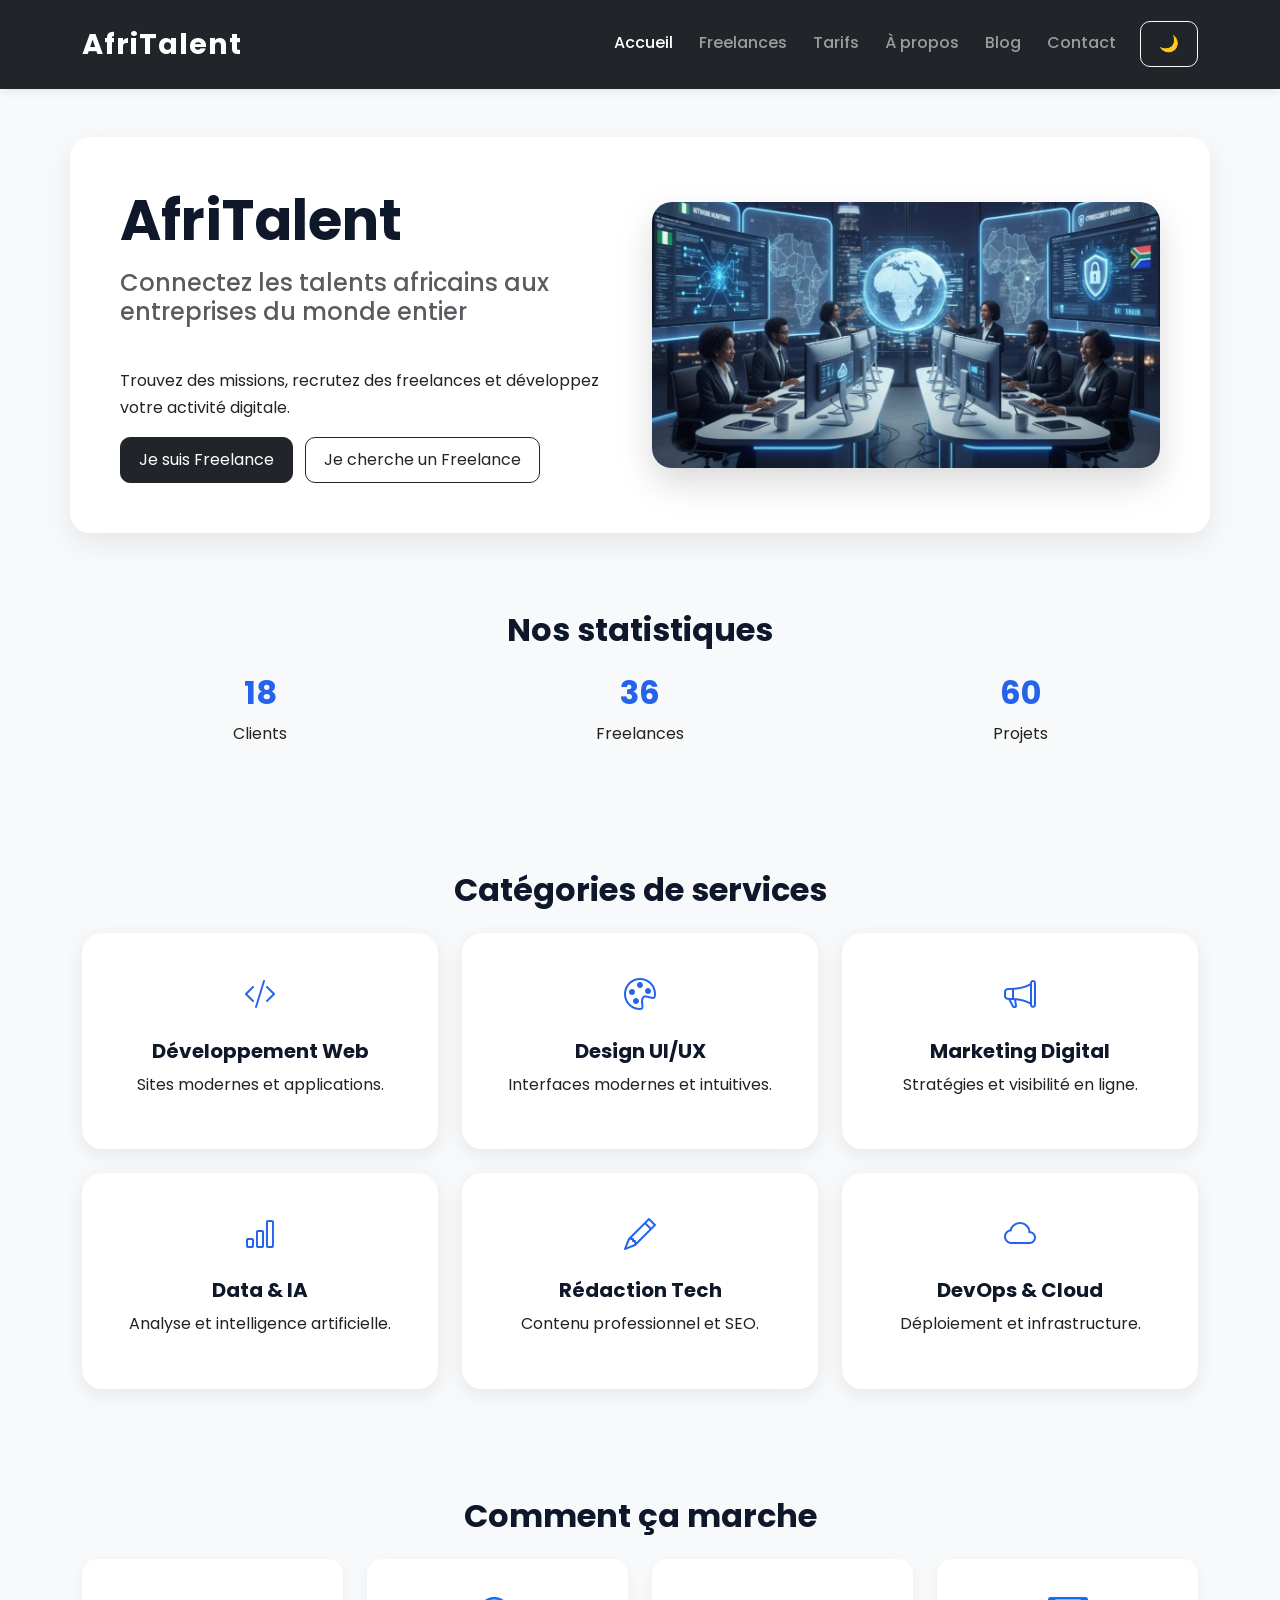
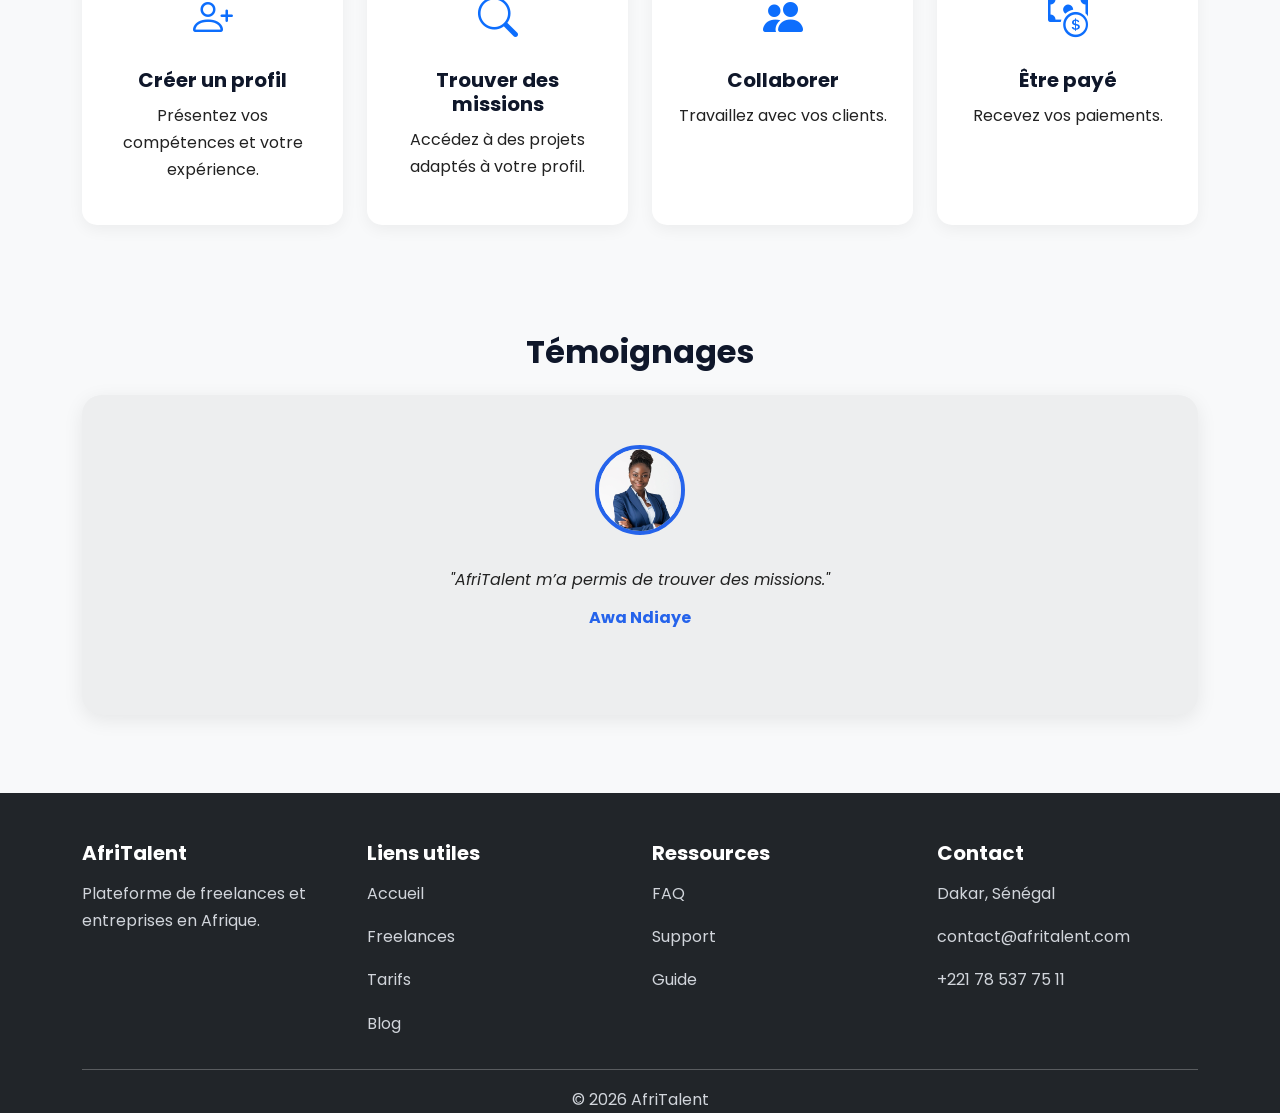
<file: index.html>
<!DOCTYPE html>
<html lang="fr">

<head>
  <meta charset="UTF-8">
  <meta name="viewport" content="width=device-width, initial-scale=1.0">

  <title>AfriTalent - Accueil</title>

  <link href="https://cdn.jsdelivr.net/npm/bootstrap@5.3.0/dist/css/bootstrap.min.css" rel="stylesheet">
  <link href="https://cdn.jsdelivr.net/npm/bootstrap-icons@1.11.1/font/bootstrap-icons.css" rel="stylesheet">
  <link href="https://fonts.googleapis.com/css2?family=Poppins:wght@400;600;700&family=Roboto:wght@400;500;700&display=swap" rel="stylesheet">
  <link rel="stylesheet" href="css/style.css">
</head>

<body>

<!-- NAVBAR -->
<header>
  <nav class="navbar navbar-expand-lg navbar-dark bg-dark sticky-top">
    <div class="container">

      <a class="navbar-brand" href="index.html">AfriTalent</a>

      <button class="navbar-toggler" type="button" data-bs-toggle="collapse" data-bs-target="#menu">
        <span class="navbar-toggler-icon"></span>
      </button>

      <div class="collapse navbar-collapse" id="menu">

        <ul class="navbar-nav ms-auto">

          <li class="nav-item"><a class="nav-link active" href="index.html">Accueil</a></li>
          <li class="nav-item"><a class="nav-link" href="freelances.html">Freelances</a></li>
          <li class="nav-item"><a class="nav-link" href="tarifs.html">Tarifs</a></li>
          <li class="nav-item"><a class="nav-link" href="about.html">À propos</a></li>
          <li class="nav-item"><a class="nav-link" href="blog.html">Blog</a></li>
          <li class="nav-item"><a class="nav-link" href="contact.html">Contact</a></li>

          <button id="darkToggle" class="btn btn-outline-light ms-3">🌙</button>

        </ul>

      </div>
    </div>
  </nav>
</header>

<main>

<!-- HERO -->
<section class="container my-5">

  <div class="row align-items-center">

    <div class="col-md-6">

      <h1>AfriTalent</h1>

      <h2 class="h4 text-muted">
        Connectez les talents africains aux entreprises du monde entier
      </h2>

      <p>
        Trouvez des missions, recrutez des freelances et développez votre activité digitale.
      </p>

      <div class="mt-3">

        <a href="freelances.html" class="btn btn-dark me-2">
          Je suis Freelance
        </a>

        <a href="contact.html" class="btn btn-outline-dark">
          Je cherche un Freelance
        </a>

      </div>

    </div>

    <div class="col-md-6 text-center">
      <img src="images/hero.jpg" class="img-fluid rounded" alt="AfriTalent plateforme">
    </div>

  </div>

</section>

<!-- STATISTIQUES -->
<section class="container my-5">

  <h2 class="text-center mb-4">Nos statistiques</h2>

  <div class="row text-center">

    <div class="col-md-4">
      <h3 class="counter" data-target="150">0</h3>
      <p>Clients</p>
    </div>

    <div class="col-md-4">
      <h3 class="counter" data-target="300">0</h3>
      <p>Freelances</p>
    </div>

    <div class="col-md-4">
      <h3 class="counter" data-target="500">0</h3>
      <p>Projets</p>
    </div>

  </div>

</section>

<!-- CATÉGORIES -->
<section class="container my-5">

  <h2 class="text-center mb-4">Catégories de services</h2>

  <div class="row text-center g-4">

    <div class="col-md-4">
      <div class="service-card">
        <i class="bi bi-code-slash fs-2"></i>
        <h5 class="mt-3">Développement Web</h5>
        <p>Sites modernes et applications.</p>
      </div>
    </div>

    <div class="col-md-4">
      <div class="service-card">
        <i class="bi bi-palette fs-2"></i>
        <h5 class="mt-3">Design UI/UX</h5>
        <p>Interfaces modernes et intuitives.</p>
      </div>
    </div>

    <div class="col-md-4">
      <div class="service-card">
        <i class="bi bi-megaphone fs-2"></i>
        <h5 class="mt-3">Marketing Digital</h5>
        <p>Stratégies et visibilité en ligne.</p>
      </div>
    </div>

    <div class="col-md-4">
      <div class="service-card">
        <i class="bi bi-bar-chart fs-2"></i>
        <h5 class="mt-3">Data & IA</h5>
        <p>Analyse et intelligence artificielle.</p>
      </div>
    </div>

    <div class="col-md-4">
      <div class="service-card">
        <i class="bi bi-pencil fs-2"></i>
        <h5 class="mt-3">Rédaction Tech</h5>
        <p>Contenu professionnel et SEO.</p>
      </div>
    </div>

    <div class="col-md-4">
      <div class="service-card">
        <i class="bi bi-cloud fs-2"></i>
        <h5 class="mt-3">DevOps & Cloud</h5>
        <p>Déploiement et infrastructure.</p>
      </div>
    </div>

  </div>

</section>

<!-- COMMENT ÇA MARCHE -->
<section class="container my-5">

  <h2 class="text-center mb-4">Comment ça marche</h2>

  <div class="row text-center g-4">

    <div class="col-md-3">
      <div class="step-card">
        <i class="bi bi-person-plus fs-1"></i>
        <h5 class="mt-3">Créer un profil</h5>
        <p>Présentez vos compétences et votre expérience.</p>
      </div>
    </div>

    <div class="col-md-3">
      <div class="step-card">
        <i class="bi bi-search fs-1"></i>
        <h5 class="mt-3">Trouver des missions</h5>
        <p>Accédez à des projets adaptés à votre profil.</p>
      </div>
    </div>

    <div class="col-md-3">
      <div class="step-card">
        <i class="bi bi-people-fill fs-1"></i>
        <h5 class="mt-3">Collaborer</h5>
        <p>Travaillez avec vos clients.</p>
      </div>
    </div>

    <div class="col-md-3">
      <div class="step-card">
        <i class="bi bi-cash-coin fs-1"></i>
        <h5 class="mt-3">Être payé</h5>
        <p>Recevez vos paiements.</p>
      </div>
    </div>

  </div>

</section>

<!-- TÉMOIGNAGES -->
<section class="container my-5">

  <h2 class="text-center mb-4">Témoignages</h2>

  <div id="carouselTesti" class="carousel slide" data-bs-ride="carousel">

    <div class="carousel-inner text-center">

      <div class="carousel-item active">
        <img src="images/testi1.jpg" class="rounded-circle mb-3" width="80" alt="">
        <p>"AfriTalent m’a permis de trouver des missions."</p>
        <h6>Awa Ndiaye</h6>
      </div>

      <div class="carousel-item">
        <img src="images/testi2.jpg" class="rounded-circle mb-3" width="80" alt="">
        <p>"Plateforme simple et efficace."</p>
        <h6>Mamadou Fall</h6>
      </div>

      <div class="carousel-item">
        <img src="images/testi3.jpg" class="rounded-circle mb-3" width="80" alt="">
        <p>"Clients internationaux."</p>
        <h6>Fatou Diop</h6>
      </div>

    </div>

  </div>

</section>

</main>

<footer class="bg-dark text-white pt-5 mt-5">
  <div class="container">

    <div class="row">

      <div class="col-md-3">
        <h5>AfriTalent</h5>
        <p>Plateforme de freelances et entreprises en Afrique.</p>
      </div>

      <div class="col-md-3">
        <h5>Liens utiles</h5>
        <p>Accueil</p>
        <p>Freelances</p>
        <p>Tarifs</p>
        <p>Blog</p>
      </div>

      <div class="col-md-3">
        <h5>Ressources</h5>
        <p>FAQ</p>
        <p>Support</p>
        <p>Guide</p>
      </div>

      <div class="col-md-3">
        <h5>Contact</h5>
        <p>Dakar, Sénégal</p>
        <p>contact@afritalent.com</p>
        <p>+221 78 537 75 11</p>
      </div>

    </div>

    <hr>

    <p class="text-center mb-0">© 2026 AfriTalent</p>

  </div>
</footer>

<button id="topBtn">⬆</button>

<script src="https://cdn.jsdelivr.net/npm/bootstrap@5.3.0/dist/js/bootstrap.bundle.min.js"></script>
<script src="js/main.js"></script>

</body>
</html>
</file>
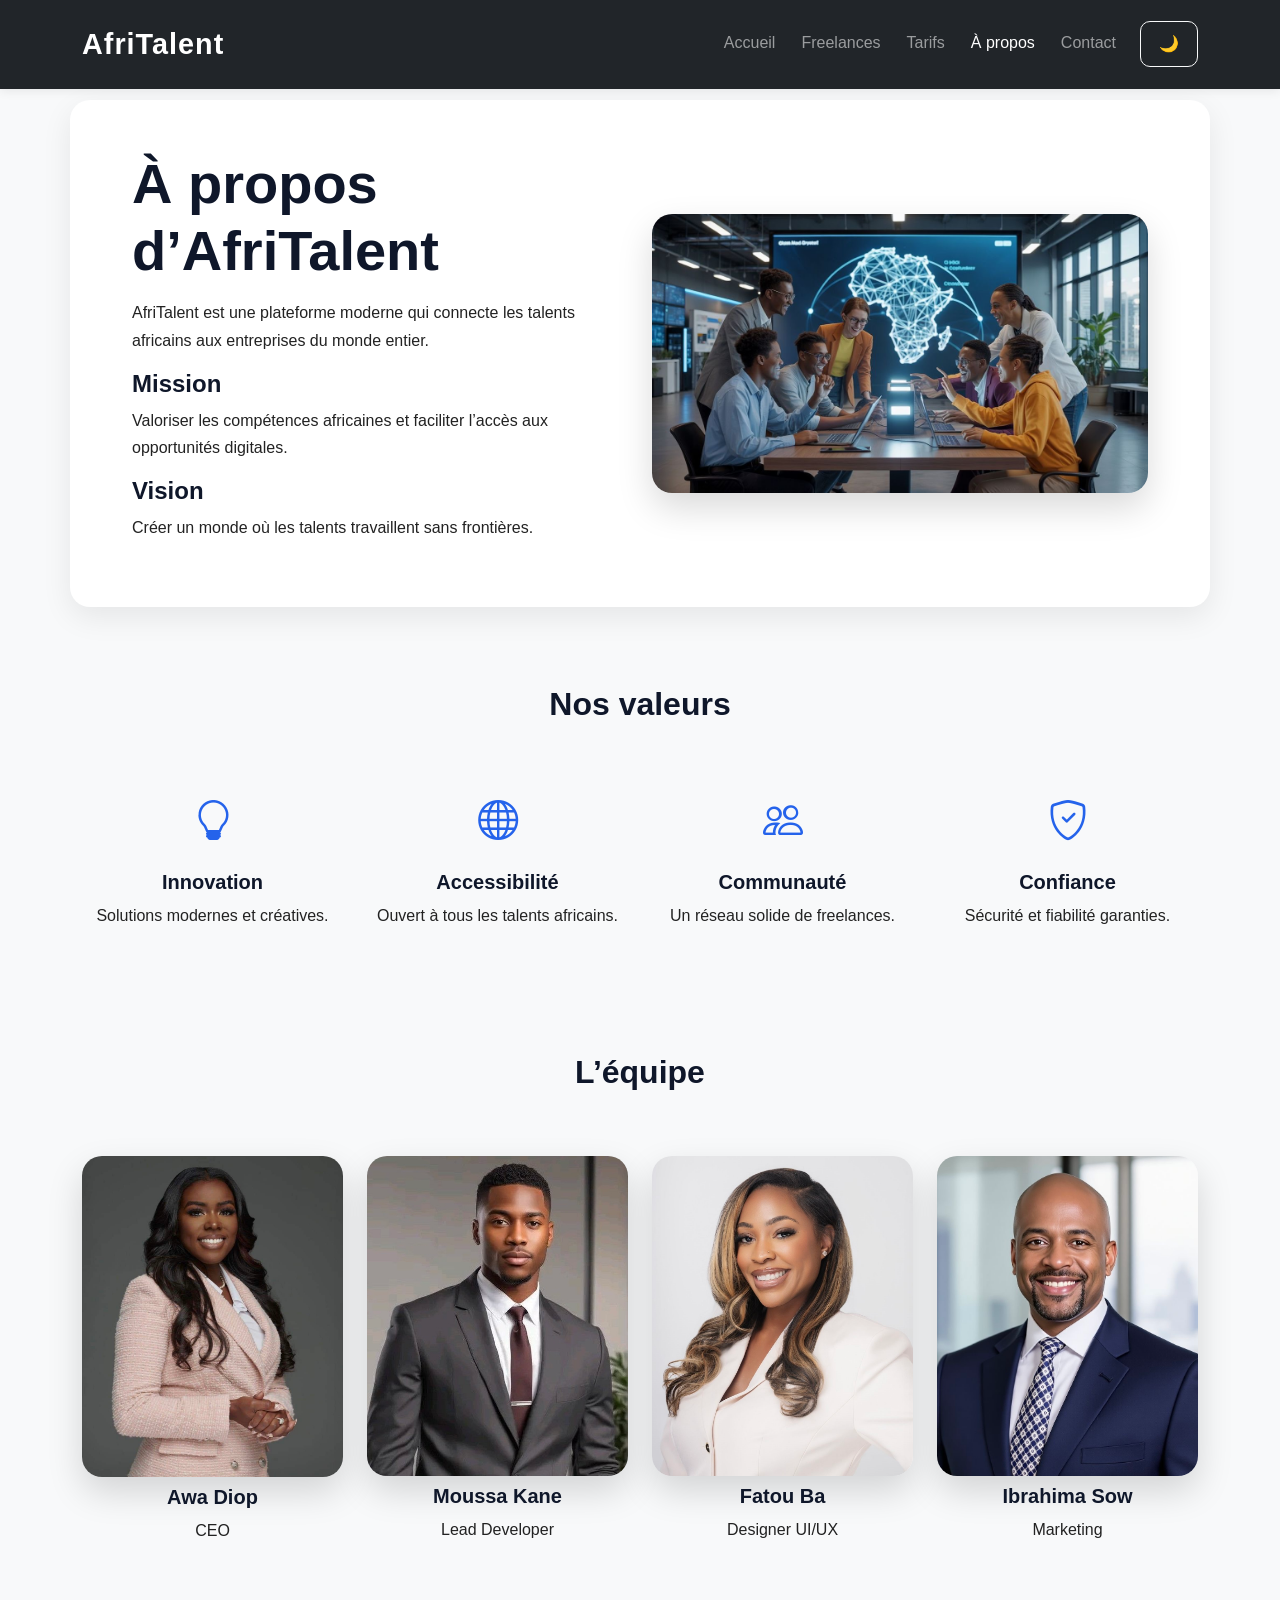
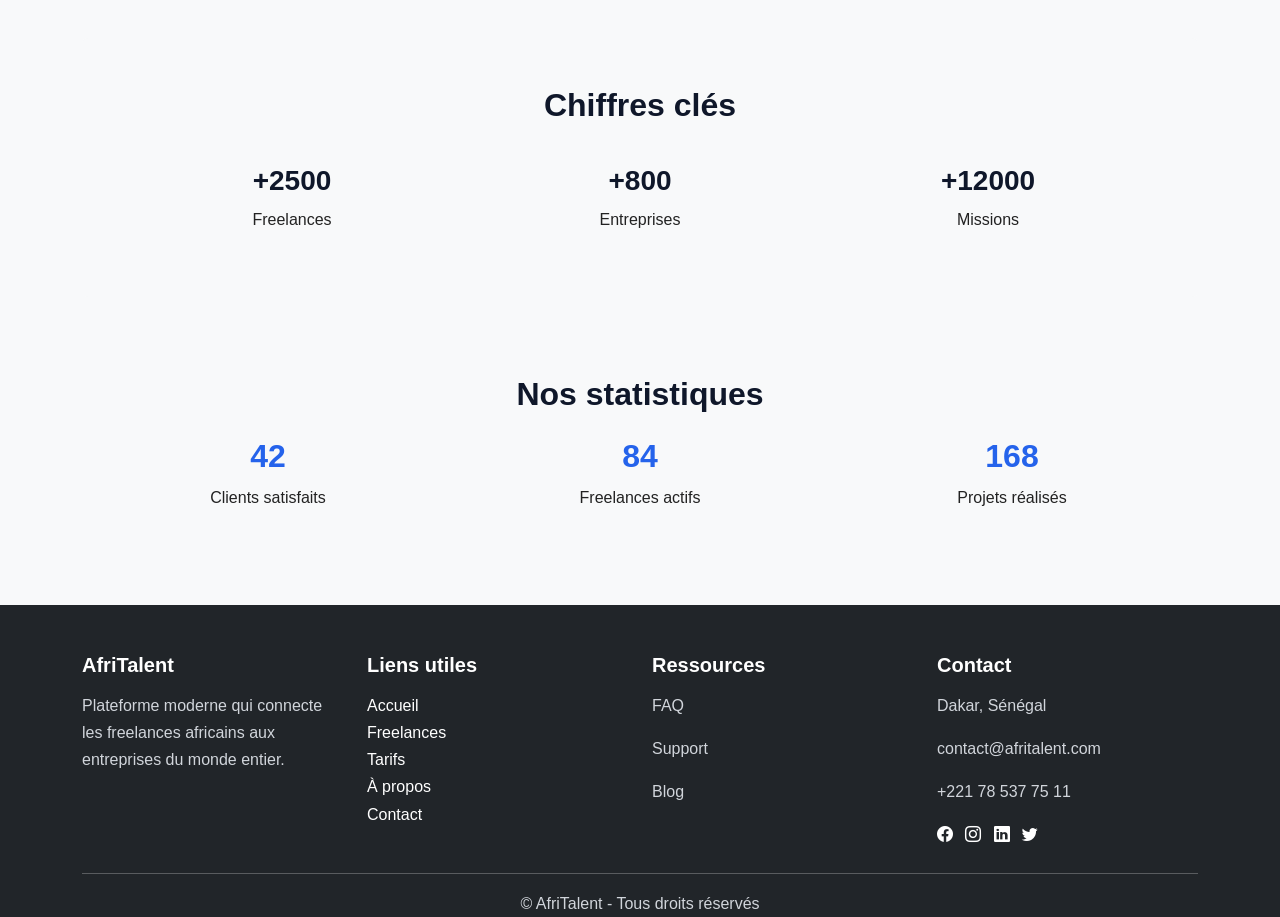
<file: about.html>
<!DOCTYPE html>
<html lang="fr">

<head>
  <meta charset="UTF-8">
  <meta name="viewport" content="width=device-width, initial-scale=1.0">
  <title>AfriTalent - À propos</title>

  <link href="https://cdn.jsdelivr.net/npm/bootstrap@5.3.0/dist/css/bootstrap.min.css" rel="stylesheet">
  <link href="https://cdn.jsdelivr.net/npm/bootstrap-icons@1.11.1/font/bootstrap-icons.css" rel="stylesheet">
  <link rel="stylesheet" href="css/style.css">
</head>

<body>

<!-- NAVBAR -->
<header>
<nav class="navbar navbar-expand-lg navbar-dark bg-dark fixed-top">
  <div class="container">

    <a class="navbar-brand" href="index.html">AfriTalent</a>

    <button class="navbar-toggler" data-bs-toggle="collapse" data-bs-target="#menu">
      <span class="navbar-toggler-icon"></span>
    </button>

    <div class="collapse navbar-collapse" id="menu">
      <ul class="navbar-nav ms-auto">
        <li class="nav-item"><a class="nav-link" href="index.html">Accueil</a></li>
        <li class="nav-item"><a class="nav-link" href="freelances.html">Freelances</a></li>
        <li class="nav-item"><a class="nav-link" href="tarifs.html">Tarifs</a></li>
        <li class="nav-item"><a class="nav-link active" href="about.html">À propos</a></li>
        <li class="nav-item"><a class="nav-link" href="contact.html">Contact</a></li>
     <button id="darkToggle" class="btn btn-outline-light ms-3">
  🌙
</button>
      </ul>
    </div>

  </div>
</nav>
</header>

<main class="container" style="margin-top:100px;">

<!-- ABOUT -->
<section class="row align-items-center my-5">

  <div class="col-md-6">
    <h1>À propos d’AfriTalent</h1>
    <p>
      AfriTalent est une plateforme moderne qui connecte les talents africains aux entreprises du monde entier.
    </p>

    <h4>Mission</h4>
    <p>Valoriser les compétences africaines et faciliter l’accès aux opportunités digitales.</p>

    <h4>Vision</h4>
    <p>Créer un monde où les talents travaillent sans frontières.</p>
  </div>

  <div class="col-md-6">
    <img src="images/about.jpg" class="img-fluid rounded" alt="AfriTalent équipe">
  </div>

</section>

<!-- VALEURS -->
<section class="my-5 text-center">

  <h2>Nos valeurs</h2>

  <div class="row mt-4 g-4">

    <div class="col-md-3">
      <i class="bi bi-lightbulb fs-1"></i>
      <h5>Innovation</h5>
      <p>Solutions modernes et créatives.</p>
    </div>

    <div class="col-md-3">
      <i class="bi bi-globe fs-1"></i>
      <h5>Accessibilité</h5>
      <p>Ouvert à tous les talents africains.</p>
    </div>

    <div class="col-md-3">
      <i class="bi bi-people fs-1"></i>
      <h5>Communauté</h5>
      <p>Un réseau solide de freelances.</p>
    </div>

    <div class="col-md-3">
      <i class="bi bi-shield-check fs-1"></i>
      <h5>Confiance</h5>
      <p>Sécurité et fiabilité garanties.</p>
    </div>

  </div>

</section>

<!-- EQUIPE -->
<section class="my-5 text-center">

  <h2>L’équipe</h2>

  <div class="row mt-4 g-4">

    <div class="col-md-3">
      <img src="images/team1.jpg" class="img-fluid rounded mb-2" alt="CEO">
      <h5>Awa Diop</h5>
      <p>CEO</p>
    </div>

    <div class="col-md-3">
      <img src="images/team2.jpg" class="img-fluid rounded mb-2" alt="Dev">
      <h5>Moussa Kane</h5>
      <p>Lead Developer</p>
    </div>

    <div class="col-md-3">
      <img src="images/team3.jpg" class="img-fluid rounded mb-2" alt="Design">
      <h5>Fatou Ba</h5>
      <p>Designer UI/UX</p>
    </div>

    <div class="col-md-3">
      <img src="images/team4.jpg" class="img-fluid rounded mb-2" alt="Marketing">
      <h5>Ibrahima Sow</h5>
      <p>Marketing</p>
    </div>

  </div>

</section>

<!-- CHIFFRES -->
<section class="my-5 text-center bg-light p-5 rounded">

  <h2>Chiffres clés</h2>

  <div class="row mt-4">

    <div class="col-md-4">
      <h3>+2500</h3>
      <p>Freelances</p>
    </div>

    <div class="col-md-4">
      <h3>+800</h3>
      <p>Entreprises</p>
    </div>

    <div class="col-md-4">
      <h3>+12000</h3>
      <p>Missions</p>
    </div>

  </div>

</section>
<section class="container my-5">

  <h2 class="text-center mb-4">Nos statistiques</h2>

  <div class="row text-center">

    <div class="col-md-4">
      <h3 class="counter" data-target="200">0</h3>
      <p>Clients satisfaits</p>
    </div>

    <div class="col-md-4">
      <h3 class="counter" data-target="400">0</h3>
      <p>Freelances actifs</p>
    </div>

    <div class="col-md-4">
      <h3 class="counter" data-target="800">0</h3>
      <p>Projets réalisés</p>
    </div>

  </div>

</section>

</main>
<!-- FOOTER -->
<footer class="bg-dark text-white pt-5 mt-5">

  <div class="container">

    <div class="row g-4">

      <!-- A PROPOS -->
      <div class="col-md-3">
        <h5>AfriTalent</h5>
        <p>
          Plateforme moderne qui connecte les freelances africains aux entreprises du monde entier.
        </p>
      </div>

      <!-- LIENS -->
      <div class="col-md-3">
        <h5>Liens utiles</h5>
        <a href="index.html" class="text-white d-block">Accueil</a>
        <a href="freelances.html" class="text-white d-block">Freelances</a>
        <a href="tarifs.html" class="text-white d-block">Tarifs</a>
        <a href="about.html" class="text-white d-block">À propos</a>
        <a href="contact.html" class="text-white d-block">Contact</a>
      </div>

      <!-- RESSOURCES -->
      <div class="col-md-3">
        <h5>Ressources</h5>
        <p>FAQ</p>
        <p>Support</p>
        <p>Blog</p>
      </div>

      <!-- CONTACT + RESEAUX -->
      <div class="col-md-3">
        <h5>Contact</h5>
        <p>Dakar, Sénégal</p>
        <p>contact@afritalent.com</p>
        <p>+221 78 537 75 11</p>

        <div class="mt-2">
          <a href="https://facebook.com" target="_blank" class="text-white me-2">
            <i class="bi bi-facebook"></i>
          </a>
          <a href="https://instagram.com" target="_blank" class="text-white me-2">
            <i class="bi bi-instagram"></i>
          </a>
          <a href="https://linkedin.com" target="_blank" class="text-white me-2">
            <i class="bi bi-linkedin"></i>
          </a>
          <a href="https://twitter.com" target="_blank" class="text-white">
            <i class="bi bi-twitter"></i>
          </a>
        </div>

      </div>

    </div>

    <hr class="mt-4">

    <!-- COPYRIGHT -->
    <p class="text-center mb-0">
      © <span id="year"></span> AfriTalent - Tous droits réservés
    </p>

  </div>
  <button id="topBtn">⬆</button>

  <script src="https://cdn.jsdelivr.net/npm/bootstrap@5.3.0/dist/js/bootstrap.bundle.min.js"></script>
    <script src="js/main.js"></script>

  </body>
  </html>
</file>
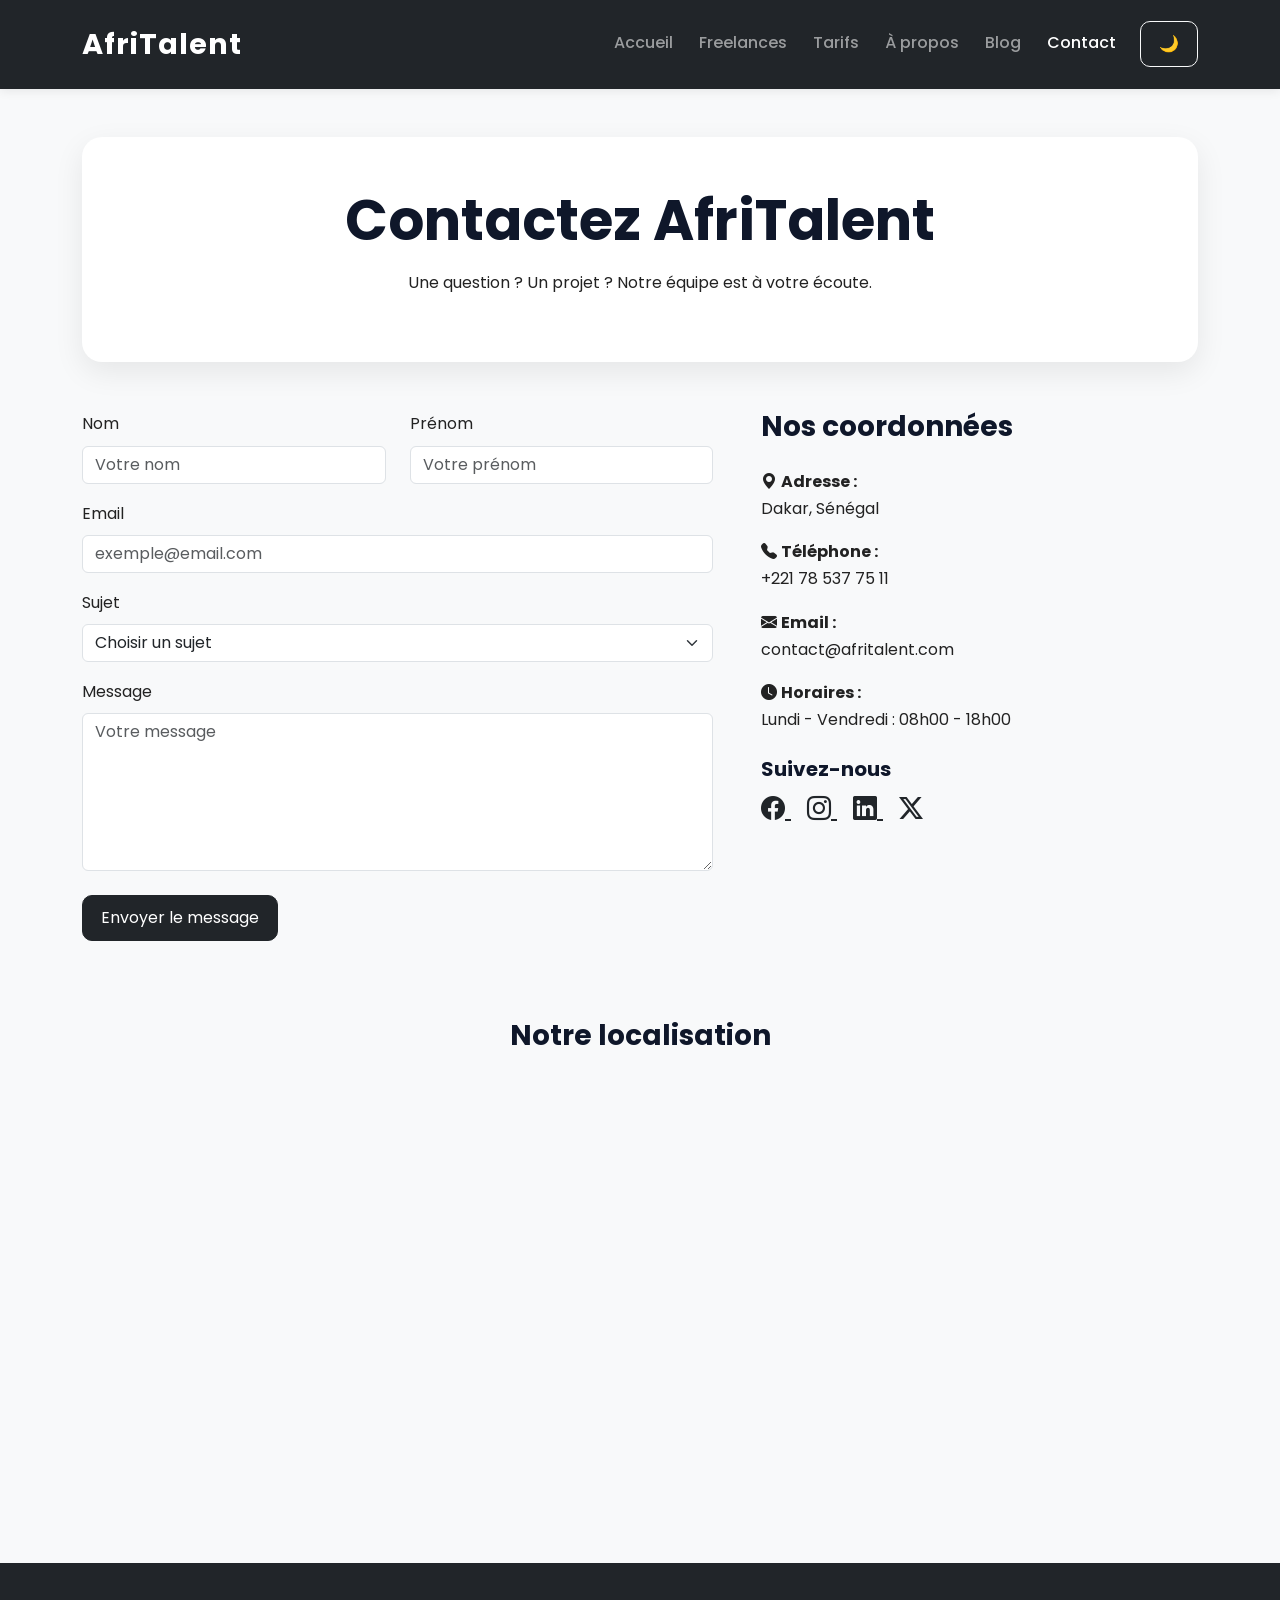
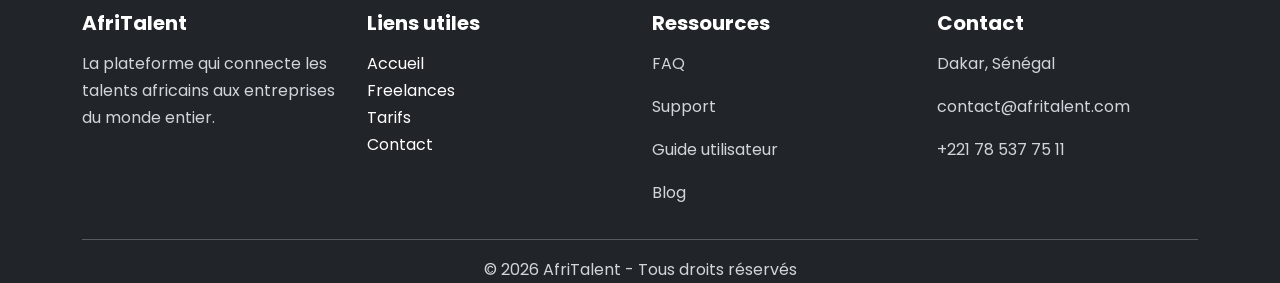
<file: contact.html>
<!DOCTYPE html>
<html lang="fr">

<head>
  <meta charset="UTF-8">
  <meta name="viewport" content="width=device-width, initial-scale=1.0">
  <title>AfriTalent - Contact</title>

  <link href="https://cdn.jsdelivr.net/npm/bootstrap@5.3.0/dist/css/bootstrap.min.css" rel="stylesheet">
  <link href="https://cdn.jsdelivr.net/npm/bootstrap-icons@1.11.1/font/bootstrap-icons.css" rel="stylesheet">
  <link href="https://fonts.googleapis.com/css2?family=Poppins:wght@400;600;700&family=Roboto:wght@400;500;700&display=swap" rel="stylesheet">
  <link rel="stylesheet" href="css/style.css">
</head>

<body>

<!-- NAVBAR -->
<header>
  <nav class="navbar navbar-expand-lg navbar-dark bg-dark">
    <div class="container">

      <a class="navbar-brand" href="index.html">AfriTalent</a>

      <button class="navbar-toggler" type="button" data-bs-toggle="collapse" data-bs-target="#menu">
        <span class="navbar-toggler-icon"></span>
      </button>

      <div class="collapse navbar-collapse" id="menu">

        <ul class="navbar-nav ms-auto">
          <li class="nav-item"><a class="nav-link" href="index.html">Accueil</a></li>
          <li class="nav-item"><a class="nav-link" href="freelances.html">Freelances</a></li>
          <li class="nav-item"><a class="nav-link" href="tarifs.html">Tarifs</a></li>
          <li class="nav-item"><a class="nav-link" href="about.html">À propos</a></li>
          <li class="nav-item"><a class="nav-link" href="blog.html">Blog</a></li>
          <li class="nav-item"><a class="nav-link active" href="contact.html">Contact</a></li>

          <button id="darkToggle" class="btn btn-outline-light ms-3">
            🌙
          </button>
        </ul>

      </div>
    </div>
  </nav>
</header>

<!-- MAIN -->
<main class="container my-5">

  <!-- TITRE -->
  <section class="text-center mb-5">
    <h1>Contactez AfriTalent</h1>
    <p>Une question ? Un projet ? Notre équipe est à votre écoute.</p>
  </section>

  <div class="row g-5">

    <!-- FORMULAIRE -->
    <div class="col-lg-7">

      <form>

        <div class="row">

          <!-- NOM -->
          <div class="col-md-6">
            <label class="form-label">Nom</label>
            <input type="text" id="name" class="form-control" placeholder="Votre nom">
            <small class="error"></small>
          </div>

          <!-- PRÉNOM -->
          <div class="col-md-6">
            <label class="form-label">Prénom</label>
            <input type="text" class="form-control" placeholder="Votre prénom">
          </div>

        </div>

        <!-- EMAIL -->
        <div class="mt-3">
          <label class="form-label">Email</label>
          <input type="email" id="email" class="form-control" placeholder="exemple@email.com">
          <small class="error"></small>
        </div>

        <!-- SUJET -->
        <div class="mt-3">
          <label class="form-label">Sujet</label>
          <select class="form-select">
            <option selected>Choisir un sujet</option>
            <option>Inscription Freelance</option>
            <option>Recherche de Freelance</option>
            <option>Partenariat</option>
            <option>Support Technique</option>
            <option>Autre</option>
          </select>
        </div>

        <!-- MESSAGE -->
        <div class="mt-3">
          <label class="form-label">Message</label>
          <textarea id="message" class="form-control" rows="6" placeholder="Votre message"></textarea>
          <small class="error"></small>
        </div>

        <!-- BOUTON -->
        <button type="submit" class="btn btn-dark mt-4">
          Envoyer le message
        </button>

      </form>

    </div>

    <!-- INFORMATIONS -->
    <div class="col-lg-5">

      <h3 class="mb-4">Nos coordonnées</h3>

      <p><i class="bi bi-geo-alt-fill"></i> <strong>Adresse :</strong><br>Dakar, Sénégal</p>

      <p><i class="bi bi-telephone-fill"></i> <strong>Téléphone :</strong><br>+221 78 537 75 11</p>

      <p><i class="bi bi-envelope-fill"></i> <strong>Email :</strong><br>contact@afritalent.com</p>

      <p><i class="bi bi-clock-fill"></i> <strong>Horaires :</strong><br>Lundi - Vendredi : 08h00 - 18h00</p>

      <h5 class="mt-4">Suivez-nous</h5>

      <div class="fs-4">
        <a href="https://www.facebook.com/" target="_blank" class="text-dark me-3">
          <i class="bi bi-facebook"></i>
        </a>

        <a href="https://www.instagram.com/" target="_blank" class="text-dark me-3">
          <i class="bi bi-instagram"></i>
        </a>

        <a href="https://www.linkedin.com/" target="_blank" class="text-dark me-3">
          <i class="bi bi-linkedin"></i>
        </a>

        <a href="https://twitter.com/" target="_blank" class="text-dark">
          <i class="bi bi-twitter-x"></i>
        </a>
      </div>

    </div>

  </div>

  <!-- GOOGLE MAPS -->
  <section class="mt-5">

    <h3 class="text-center mb-4">Notre localisation</h3>

    <iframe
      src="https://maps.google.com/maps?q=Dakar%20Senegal&t=&z=13&ie=UTF8&iwloc=&output=embed"
      width="100%"
      height="400"
      style="border:0;"
      allowfullscreen=""
      loading="lazy">
    </iframe>

  </section>

</main>

<!-- FOOTER -->
<footer class="bg-dark text-white pt-5 mt-5">
  <div class="container">

    <div class="row">

      <div class="col-md-3">
        <h5>AfriTalent</h5>
        <p>La plateforme qui connecte les talents africains aux entreprises du monde entier.</p>
      </div>

      <div class="col-md-3">
        <h5>Liens utiles</h5>
        <a href="index.html" class="text-white d-block">Accueil</a>
        <a href="freelances.html" class="text-white d-block">Freelances</a>
        <a href="tarifs.html" class="text-white d-block">Tarifs</a>
        <a href="contact.html" class="text-white d-block">Contact</a>
      </div>

      <div class="col-md-3">
        <h5>Ressources</h5>
        <p>FAQ</p>
        <p>Support</p>
        <p>Guide utilisateur</p>
        <p>Blog</p>
      </div>

      <div class="col-md-3">
        <h5>Contact</h5>
        <p>Dakar, Sénégal</p>
        <p>contact@afritalent.com</p>
        <p>+221 78 537 75 11</p>
      </div>

    </div>

    <hr>

    <p class="text-center mb-0">
      © 2026 AfriTalent - Tous droits réservés
    </p>

  </div>
</footer>

<button id="topBtn">⬆</button>

<script src="https://cdn.jsdelivr.net/npm/bootstrap@5.3.0/dist/js/bootstrap.bundle.min.js"></script>
<script src="js/main.js"></script>

</body>
</html>
</file>
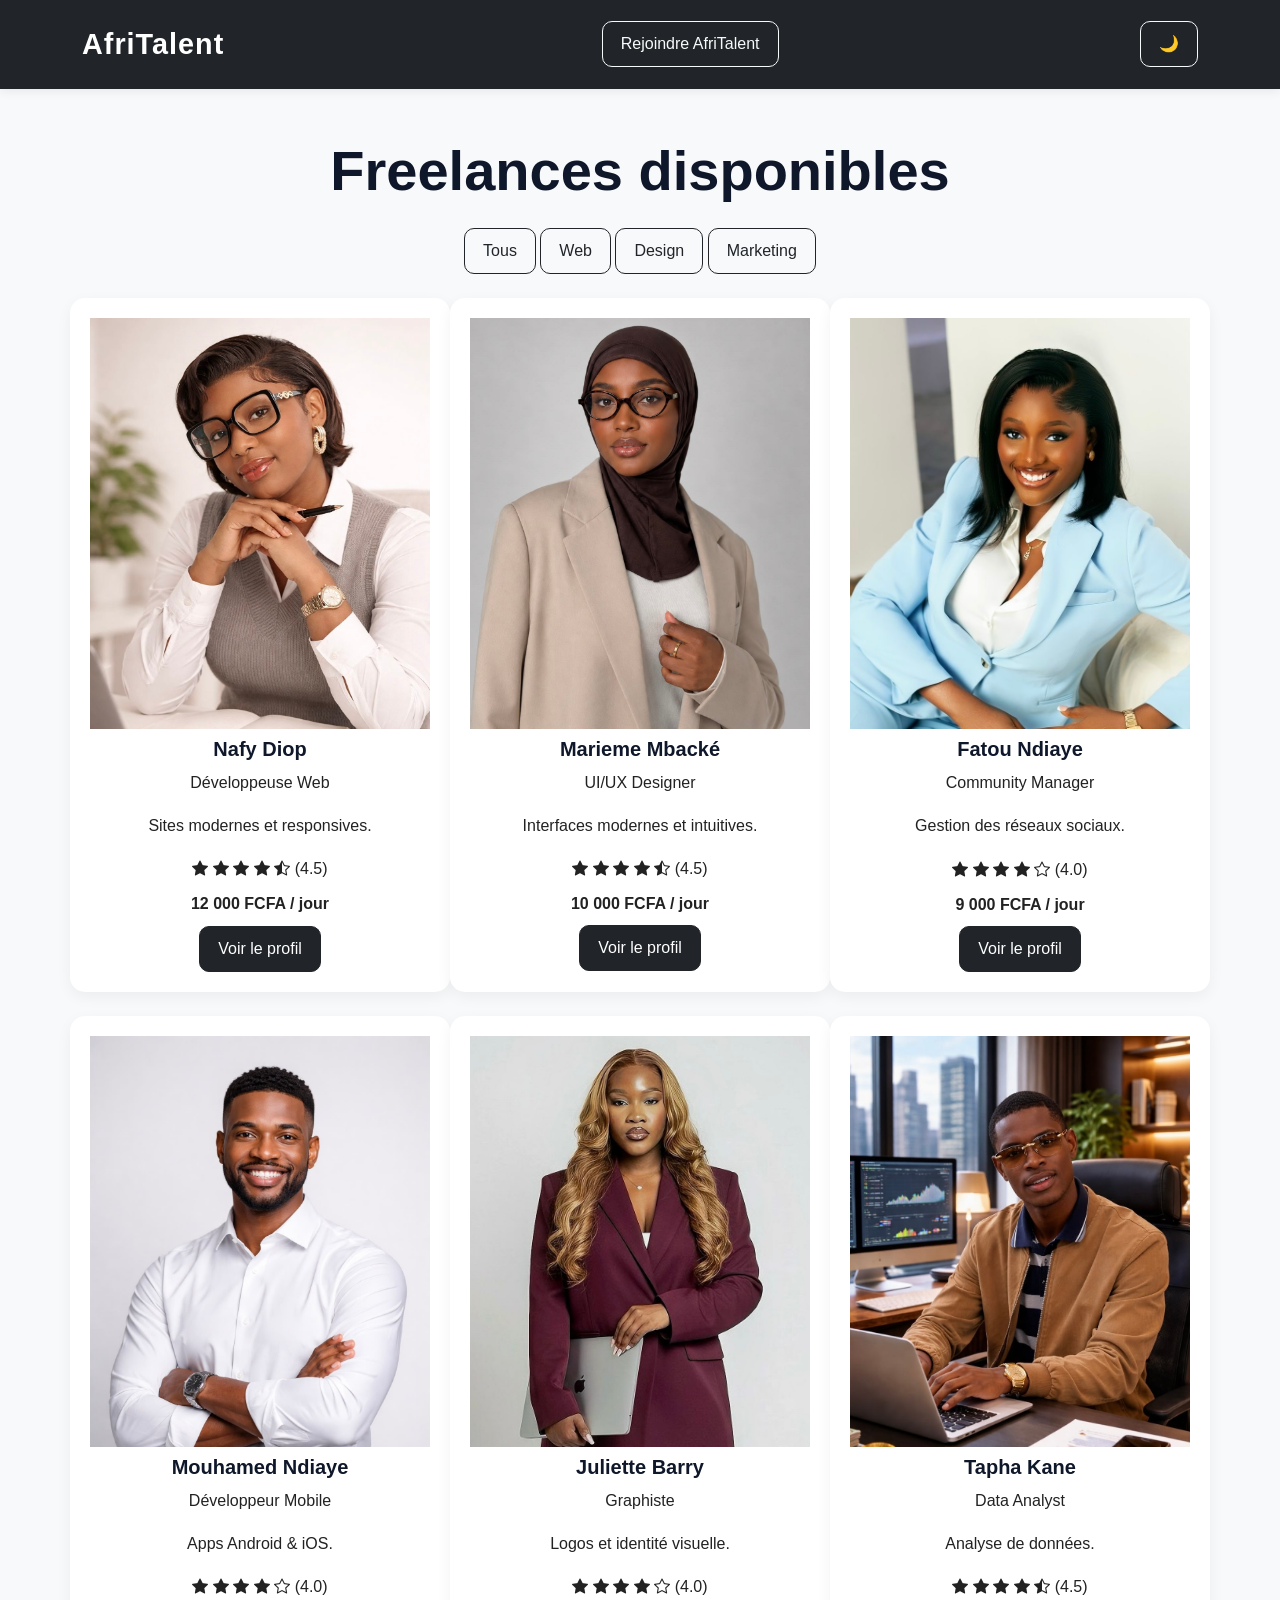
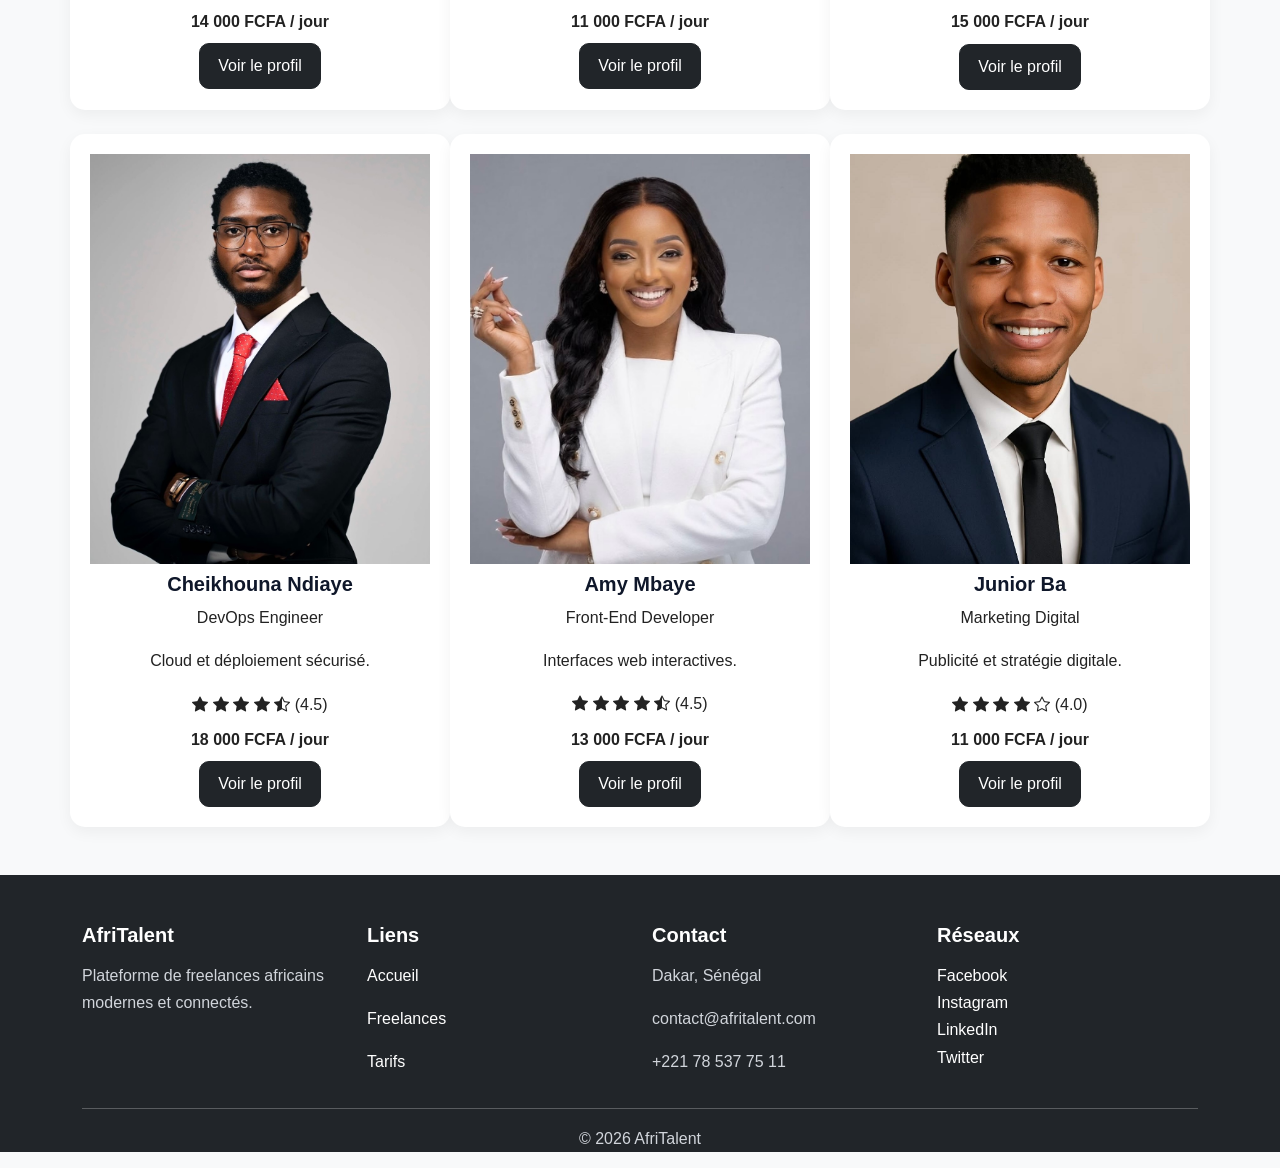
<file: freelances.html>
<!DOCTYPE html>
<html lang="fr">

<head>
  <meta charset="UTF-8">
  <meta name="viewport" content="width=device-width, initial-scale=1.0">
  <title>AfriTalent - Freelances</title>

  <link href="https://cdn.jsdelivr.net/npm/bootstrap@5.3.0/dist/css/bootstrap.min.css" rel="stylesheet">
  <link href="https://cdn.jsdelivr.net/npm/bootstrap-icons@1.11.1/font/bootstrap-icons.css" rel="stylesheet">
  <link rel="stylesheet" href="css/style.css">
</head>

<body>

<!-- HEADER -->
<header>
  <nav class="navbar navbar-expand-lg navbar-dark bg-dark">
    <div class="container">

      <a class="navbar-brand" href="index.html">AfriTalent</a>

      <a class="btn btn-outline-light ms-3" href="contact.html">
        Rejoindre AfriTalent
      </a>

      <button id="darkToggle" class="btn btn-outline-light ms-3">
        🌙
      </button>

    </div>
  </nav>
</header>

<!-- MAIN -->
<main class="container my-5">

  <h1 class="text-center mb-4">Freelances disponibles</h1>

  <!-- FILTRES -->
  <div class="text-center mb-4">
    <button class="btn btn-outline-dark filter-btn" data-filter="all">Tous</button>
    <button class="btn btn-outline-dark filter-btn" data-filter="web">Web</button>
    <button class="btn btn-outline-dark filter-btn" data-filter="design">Design</button>
    <button class="btn btn-outline-dark filter-btn" data-filter="marketing">Marketing</button>
  </div>

  <!-- CARDS -->
  <div class="row g-4">

    <!-- FREELANCE 1 -->
    <div class="col-lg-4 col-md-6 freelance-card text-center" data-category="web">
      <img src="images/f1.jpg" class="img-fluid mb-2" alt="Nafy Diop">
      <h5>Nafy Diop</h5>
      <p>Développeuse Web</p>
      <p>Sites modernes et responsives.</p>

      <div class="mb-2">
        <i class="bi bi-star-fill"></i>
        <i class="bi bi-star-fill"></i>
        <i class="bi bi-star-fill"></i>
        <i class="bi bi-star-fill"></i>
        <i class="bi bi-star-half"></i>
        <span>(4.5)</span>
      </div>

      <strong>12 000 FCFA / jour</strong>
      <br>
      <button class="btn btn-dark mt-2">Voir le profil</button>
    </div>

    <!-- FREELANCE 2 -->
    <div class="col-lg-4 col-md-6 freelance-card text-center" data-category="design">
      <img src="images/f2.jpg" class="img-fluid mb-2" alt="Marieme Mbacké">
      <h5>Marieme Mbacké</h5>
      <p>UI/UX Designer</p>
      <p>Interfaces modernes et intuitives.</p>

      <div class="mb-2">
        <i class="bi bi-star-fill"></i>
        <i class="bi bi-star-fill"></i>
        <i class="bi bi-star-fill"></i>
        <i class="bi bi-star-fill"></i>
        <i class="bi bi-star-half"></i>
        <span>(4.5)</span>
      </div>

      <strong>10 000 FCFA / jour</strong>
      <br>
      <button class="btn btn-dark mt-2">Voir le profil</button>
    </div>

    <!-- FREELANCE 3 -->
    <div class="col-lg-4 col-md-6 freelance-card text-center" data-category="marketing">
      <img src="images/f3.jpg" class="img-fluid mb-2" alt="Fatou Ndiaye">
      <h5>Fatou Ndiaye</h5>
      <p>Community Manager</p>
      <p>Gestion des réseaux sociaux.</p>

      <div class="mb-2">
        <i class="bi bi-star-fill"></i>
        <i class="bi bi-star-fill"></i>
        <i class="bi bi-star-fill"></i>
        <i class="bi bi-star-fill"></i>
        <i class="bi bi-star"></i>
        <span>(4.0)</span>
      </div>

      <strong>9 000 FCFA / jour</strong>
      <br>
      <button class="btn btn-dark mt-2">Voir le profil</button>
    </div>

    <!-- FREELANCE 4 -->
    <div class="col-lg-4 col-md-6 freelance-card text-center" data-category="web">
      <img src="images/f4.jpg" class="img-fluid mb-2" alt="Mouhamed Ndiaye">
      <h5>Mouhamed Ndiaye</h5>
      <p>Développeur Mobile</p>
      <p>Apps Android & iOS.</p>

      <div class="mb-2">
        <i class="bi bi-star-fill"></i>
        <i class="bi bi-star-fill"></i>
        <i class="bi bi-star-fill"></i>
        <i class="bi bi-star-fill"></i>
        <i class="bi bi-star"></i>
        <span>(4.0)</span>
      </div>

      <strong>14 000 FCFA / jour</strong>
      <br>
      <button class="btn btn-dark mt-2">Voir le profil</button>
    </div>

    <!-- FREELANCE 5 -->
    <div class="col-lg-4 col-md-6 freelance-card text-center" data-category="design">
      <img src="images/f5.jpg" class="img-fluid mb-2" alt="Juliette Barry">
      <h5>Juliette Barry</h5>
      <p>Graphiste</p>
      <p>Logos et identité visuelle.</p>

      <div class="mb-2">
        <i class="bi bi-star-fill"></i>
        <i class="bi bi-star-fill"></i>
        <i class="bi bi-star-fill"></i>
        <i class="bi bi-star-fill"></i>
        <i class="bi bi-star"></i>
        <span>(4.0)</span>
      </div>

      <strong>11 000 FCFA / jour</strong>
      <br>
      <button class="btn btn-dark mt-2">Voir le profil</button>
    </div>

    <!-- FREELANCE 6 -->
    <div class="col-lg-4 col-md-6 freelance-card text-center" data-category="web">
      <img src="images/f6.jpg" class="img-fluid mb-2" alt="Tapha Kane">
      <h5>Tapha Kane</h5>
      <p>Data Analyst</p>
      <p>Analyse de données.</p>

      <div class="mb-2">
        <i class="bi bi-star-fill"></i>
        <i class="bi bi-star-fill"></i>
        <i class="bi bi-star-fill"></i>
        <i class="bi bi-star-fill"></i>
        <i class="bi bi-star-half"></i>
        <span>(4.5)</span>
      </div>

      <strong>15 000 FCFA / jour</strong>
      <br>
      <button class="btn btn-dark mt-2">Voir le profil</button>
    </div>

    <!-- FREELANCE 7 -->
    <div class="col-lg-4 col-md-6 freelance-card text-center" data-category="web">
      <img src="images/f7.jpg" class="img-fluid mb-2" alt="Cheikhouna Ndiaye">
      <h5>Cheikhouna Ndiaye</h5>
      <p>DevOps Engineer</p>
      <p>Cloud et déploiement sécurisé.</p>

      <div class="mb-2">
        <i class="bi bi-star-fill"></i>
        <i class="bi bi-star-fill"></i>
        <i class="bi bi-star-fill"></i>
        <i class="bi bi-star-fill"></i>
        <i class="bi bi-star-half"></i>
        <span>(4.5)</span>
      </div>

      <strong>18 000 FCFA / jour</strong>
      <br>
      <button class="btn btn-dark mt-2">Voir le profil</button>
    </div>

    <!-- FREELANCE 8 -->
    <div class="col-lg-4 col-md-6 freelance-card text-center" data-category="design">
      <img src="images/f8.jpg" class="img-fluid mb-2" alt="Amy Mbaye">
      <h5>Amy Mbaye</h5>
      <p>Front-End Developer</p>
      <p>Interfaces web interactives.</p>

      <div class="mb-2">
        <i class="bi bi-star-fill"></i>
        <i class="bi bi-star-fill"></i>
        <i class="bi bi-star-fill"></i>
        <i class="bi bi-star-fill"></i>
        <i class="bi bi-star-half"></i>
        <span>(4.5)</span>
      </div>

      <strong>13 000 FCFA / jour</strong>
      <br>
      <button class="btn btn-dark mt-2">Voir le profil</button>
    </div>

    <!-- FREELANCE 9 -->
    <div class="col-lg-4 col-md-6 freelance-card text-center" data-category="marketing">
      <img src="images/f9.jpg" class="img-fluid mb-2" alt="Junior Ba">
      <h5>Junior Ba</h5>
      <p>Marketing Digital</p>
      <p>Publicité et stratégie digitale.</p>

      <div class="mb-2">
        <i class="bi bi-star-fill"></i>
        <i class="bi bi-star-fill"></i>
        <i class="bi bi-star-fill"></i>
        <i class="bi bi-star-fill"></i>
        <i class="bi bi-star"></i>
        <span>(4.0)</span>
      </div>

      <strong>11 000 FCFA / jour</strong>
      <br>
      <button class="btn btn-dark mt-2">Voir le profil</button>
    </div>

  </div>
</main>

<!-- FOOTER -->
<footer class="bg-dark text-white pt-5 mt-5">
  <div class="container">

    <div class="row">

      <div class="col-md-3">
        <h5>AfriTalent</h5>
        <p>Plateforme de freelances africains modernes et connectés.</p>
      </div>

      <div class="col-md-3">
        <h5>Liens</h5>
        <p><a href="index.html" class="text-white">Accueil</a></p>
        <p><a href="freelances.html" class="text-white">Freelances</a></p>
        <p><a href="tarifs.html" class="text-white">Tarifs</a></p>
      </div>

      <div class="col-md-3">
        <h5>Contact</h5>
        <p>Dakar, Sénégal</p>
        <p>contact@afritalent.com</p>
        <p>+221 78 537 75 11</p>
      </div>

      <div class="col-md-3">
        <h5>Réseaux</h5>
        <a href="https://facebook.com" class="text-white d-block">Facebook</a>
        <a href="https://instagram.com" class="text-white d-block">Instagram</a>
        <a href="https://linkedin.com" class="text-white d-block">LinkedIn</a>
        <a href="https://twitter.com" class="text-white d-block">Twitter</a>
      </div>

    </div>

    <hr>

    <p class="text-center">© 2026 AfriTalent</p>

  </div>
</footer>

<button id="topBtn">⬆</button>

<script src="https://cdn.jsdelivr.net/npm/bootstrap@5.3.0/dist/js/bootstrap.bundle.min.js"></script>
<script src="js/main.js"></script>

</body>
</html>
</file>
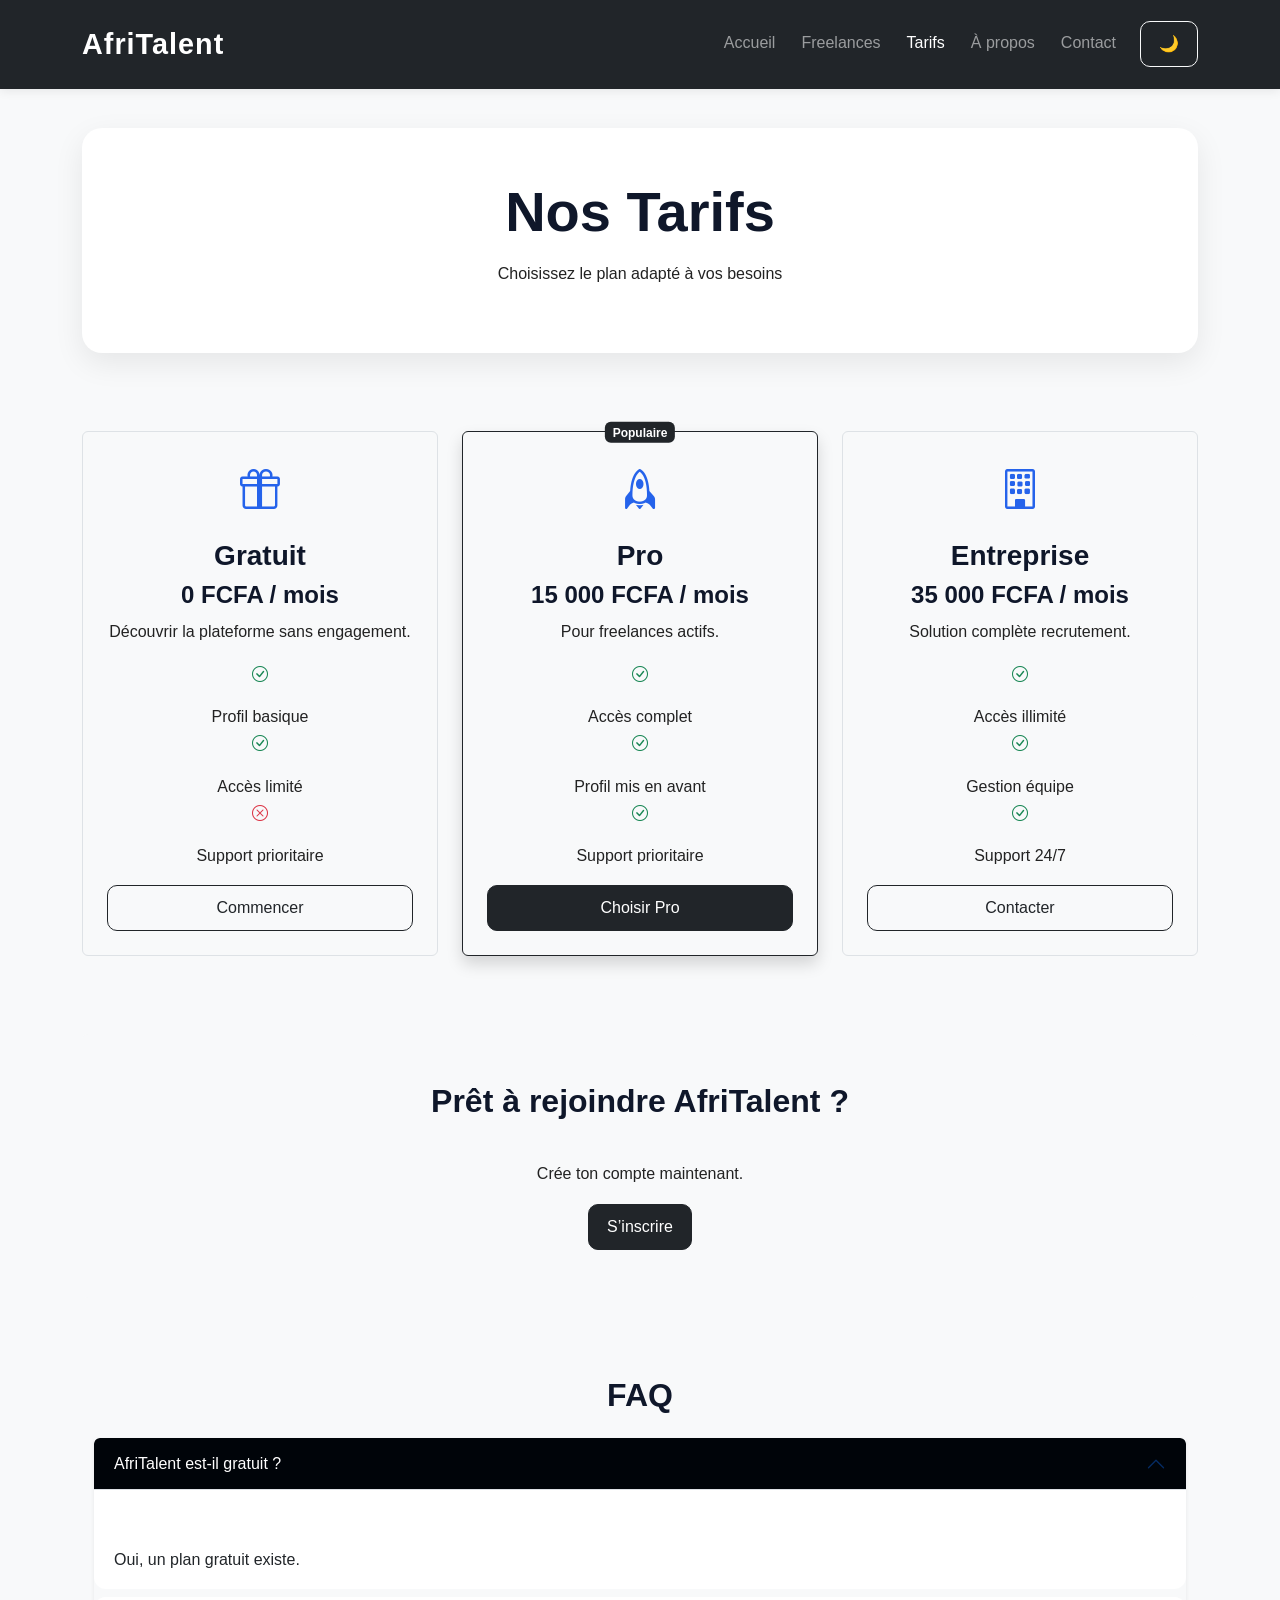
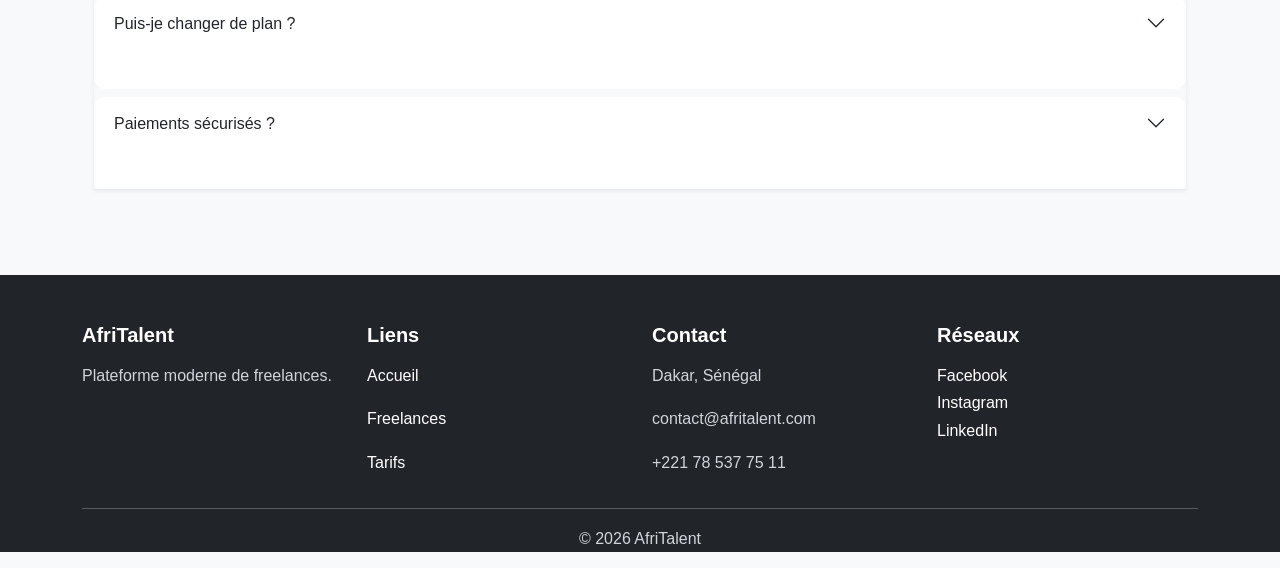
<file: tarifs.html>
<!DOCTYPE html>
<html lang="fr">

<head>
  <meta charset="UTF-8">
  <meta name="viewport" content="width=device-width, initial-scale=1.0">
  <title>AfriTalent - Tarifs</title>

  <link href="https://cdn.jsdelivr.net/npm/bootstrap@5.3.0/dist/css/bootstrap.min.css" rel="stylesheet">
  <link href="https://cdn.jsdelivr.net/npm/bootstrap-icons@1.11.1/font/bootstrap-icons.css" rel="stylesheet">
  <link rel="stylesheet" href="css/style.css">
</head>

<body>

<!-- NAVBAR -->
<header>
  <nav class="navbar navbar-expand-lg navbar-dark bg-dark fixed-top">
    <div class="container">

      <a class="navbar-brand" href="index.html">AfriTalent</a>

      <button class="navbar-toggler" type="button" data-bs-toggle="collapse" data-bs-target="#menu">
        <span class="navbar-toggler-icon"></span>
      </button>

      <div class="collapse navbar-collapse" id="menu">

        <ul class="navbar-nav ms-auto">
          <li class="nav-item"><a class="nav-link" href="index.html">Accueil</a></li>
          <li class="nav-item"><a class="nav-link" href="freelances.html">Freelances</a></li>
          <li class="nav-item"><a class="nav-link active" href="tarifs.html">Tarifs</a></li>
          <li class="nav-item"><a class="nav-link" href="about.html">À propos</a></li>
          <li class="nav-item"><a class="nav-link" href="contact.html">Contact</a></li>

          <button id="darkToggle" class="btn btn-outline-light ms-3">🌙</button>
        </ul>

      </div>
    </div>
  </nav>
</header>

<main class="container my-5" style="padding-top:80px;">

  <!-- TITRE -->
  <section class="text-center mb-5">
    <h1>Nos Tarifs</h1>
    <p>Choisissez le plan adapté à vos besoins</p>
  </section>

  <!-- PLANS -->
  <section class="row text-center g-4">

    <!-- GRATUIT -->
    <article class="col-md-4">
      <div class="p-4 border rounded h-100">

        <i class="bi bi-gift fs-1"></i>
        <h3 class="mt-2">Gratuit</h3>
        <h4>0 FCFA / mois</h4>

        <p>Découvrir la plateforme sans engagement.</p>

        <ul class="list-unstyled">
          <li><i class="bi bi-check-circle text-success"></i> Profil basique</li>
          <li><i class="bi bi-check-circle text-success"></i> Accès limité</li>
          <li><i class="bi bi-x-circle text-danger"></i> Support prioritaire</li>
        </ul>

        <button class="btn btn-outline-dark w-100">Commencer</button>
      </div>
    </article>

    <!-- PRO -->
    <article class="col-md-4">
      <div class="p-4 border border-dark rounded shadow position-relative h-100">

        <span class="badge bg-dark position-absolute top-0 start-50 translate-middle">
          Populaire
        </span>

        <i class="bi bi-rocket fs-1"></i>
        <h3 class="mt-2">Pro</h3>
        <h4>15 000 FCFA / mois</h4>

        <p>Pour freelances actifs.</p>

        <ul class="list-unstyled">
          <li><i class="bi bi-check-circle text-success"></i> Accès complet</li>
          <li><i class="bi bi-check-circle text-success"></i> Profil mis en avant</li>
          <li><i class="bi bi-check-circle text-success"></i> Support prioritaire</li>
        </ul>

        <button class="btn btn-dark w-100">Choisir Pro</button>
      </div>
    </article>

    <!-- ENTREPRISE -->
    <article class="col-md-4">
      <div class="p-4 border rounded h-100">

        <i class="bi bi-building fs-1"></i>
        <h3 class="mt-2">Entreprise</h3>
        <h4>35 000 FCFA / mois</h4>

        <p>Solution complète recrutement.</p>

        <ul class="list-unstyled">
          <li><i class="bi bi-check-circle text-success"></i> Accès illimité</li>
          <li><i class="bi bi-check-circle text-success"></i> Gestion équipe</li>
          <li><i class="bi bi-check-circle text-success"></i> Support 24/7</li>
        </ul>

        <button class="btn btn-outline-dark w-100">Contacter</button>
      </div>
    </article>

  </section>

  <!-- CTA -->
  <section class="text-center my-5 p-5 bg-light rounded">
    <h2>Prêt à rejoindre AfriTalent ?</h2>
    <p>Crée ton compte maintenant.</p>
    <a href="contact.html" class="btn btn-dark">S’inscrire</a>
  </section>

  <!-- FAQ -->
  <section class="container my-5" id="faq">

    <h2 class="text-center mb-4">FAQ</h2>

    <div class="accordion shadow-sm" id="faqAccordion">

      <div class="accordion-item mb-2">
        <h2 class="accordion-header">
          <button class="accordion-button" data-bs-toggle="collapse" data-bs-target="#q1">
            AfriTalent est-il gratuit ?
          </button>
        </h2>
        <div id="q1" class="accordion-collapse collapse show" data-bs-parent="#faqAccordion">
          <div class="accordion-body">
            Oui, un plan gratuit existe.
          </div>
        </div>
      </div>

      <div class="accordion-item mb-2">
        <h2 class="accordion-header">
          <button class="accordion-button collapsed" data-bs-toggle="collapse" data-bs-target="#q2">
            Puis-je changer de plan ?
          </button>
        </h2>
        <div id="q2" class="accordion-collapse collapse" data-bs-parent="#faqAccordion">
          <div class="accordion-body">
            Oui, à tout moment.
          </div>
        </div>
      </div>

      <div class="accordion-item mb-2">
        <h2 class="accordion-header">
          <button class="accordion-button collapsed" data-bs-toggle="collapse" data-bs-target="#q3">
            Paiements sécurisés ?
          </button>
        </h2>
        <div id="q3" class="accordion-collapse collapse" data-bs-parent="#faqAccordion">
          <div class="accordion-body">
            Oui, totalement sécurisés.
          </div>
        </div>
      </div>

    </div>

  </section>

</main>

<!-- FOOTER -->
<footer class="bg-dark text-white pt-5 mt-5">
  <div class="container">

    <div class="row">

      <div class="col-md-3">
        <h5>AfriTalent</h5>
        <p>Plateforme moderne de freelances.</p>
      </div>

      <div class="col-md-3">
        <h5>Liens</h5>
        <p><a href="index.html" class="text-white">Accueil</a></p>
        <p><a href="freelances.html" class="text-white">Freelances</a></p>
        <p><a href="tarifs.html" class="text-white">Tarifs</a></p>
      </div>

      <div class="col-md-3">
        <h5>Contact</h5>
        <p>Dakar, Sénégal</p>
        <p>contact@afritalent.com</p>
        <p>+221 78 537 75 11</p>
      </div>

      <div class="col-md-3">
        <h5>Réseaux</h5>
        <a href="#" class="text-white d-block">Facebook</a>
        <a href="#" class="text-white d-block">Instagram</a>
        <a href="#" class="text-white d-block">LinkedIn</a>
      </div>

    </div>

    <hr>

    <p class="text-center">© 2026 AfriTalent</p>

  </div>
</footer>

<button id="topBtn">⬆</button>

<script src="https://cdn.jsdelivr.net/npm/bootstrap@5.3.0/dist/js/bootstrap.bundle.min.js"></script>
<script src="js/main.js"></script>

</body>
</html>
</file>
<file: css/style.css>
/* Variables */

:root{
--primary:#0f172a;
--secondary:#2563eb;
--accent:#f59e0b;
--light:#f8fafc;
--white:#ffffff;
--text:#334155;

--title-font:'Poppins',sans-serif;
--body-font:'Roboto',sans-serif;
}

/* Base */

*{
margin:0;
padding:0;
box-sizing:border-box;
}

body{
font-family:var(--body-font);
background:var(--light);
color:var(--text);
line-height:1.7;
}

h1,h2,h3,h4,h5,h6{
font-family:var(--title-font);
color:var(--primary);
font-weight:700;
}

section{
padding-top:30px;
padding-bottom:30px;
}

/* Navbar */

.navbar{
padding:15px 0;
box-shadow:0 2px 10px rgba(0,0,0,0.08);
}

.navbar-brand{
font-family:var(--title-font);
font-size:1.8rem;
font-weight:700;
}

.nav-link{
font-weight:500;
margin-left:10px;
}

.nav-link:hover{
color:#ffffff !important;
}

/* Hero */

main section:first-of-type{
background:#ffffff;
border-radius:20px;
padding:50px;
box-shadow:0 10px 30px rgba(0,0,0,0.08);
}

h1{
font-size:3.5rem;
margin-bottom:15px;
}

h2{
margin-bottom:20px;
}

.btn-dark{
padding:12px 25px;
border-radius:10px;
}

.btn-outline-dark{
padding:12px 25px;
border-radius:10px;
}

.img-fluid.rounded{
border-radius:20px !important;
box-shadow:0 15px 35px rgba(0,0,0,0.15);
transition:0.4s;
}

.img-fluid.rounded:hover{
transform:scale(1.03);
}

/* Titres sections */

section h2{
font-size:2rem;
margin-bottom:40px !important;
}



/* Catégories */

.service-card{
  background:#ffffff;
  padding:35px 25px;
  border-radius:20px;
  box-shadow:0 5px 20px rgba(0,0,0,0.08);
  transition:0.4s;
  height:100%;
}

.service-card i{
  color:#2563eb;
}

.service-card:hover{
  transform:translateY(-10px);
  box-shadow:0 15px 35px rgba(37,99,235,0.20);
}

section:nth-of-type(2) .col-md-4:hover{
transform:translateY(-10px);
box-shadow:0 15px 35px rgba(37,99,235,0.18);
}

section:nth-of-type(2) i{
color:var(--secondary);
margin-bottom:15px;
display:block;
}

/* Comment ça marche */

.step-card{
background:#ffffff;
padding:30px 20px;
border-radius:18px;
height:100%;
box-shadow:0 5px 20px rgba(0,0,0,0.06);
transition:0.4s;
}

.step-card:hover{
transform:translateY(-8px);
box-shadow:0 15px 35px rgba(37,99,235,0.18);
}

.step-card i{
color:var(--secondary);
display:block;
margin-bottom:10px;
}

.step-card h5{
margin-bottom:10px;
}

/* Témoignages */

#carouselTesti{
background:#edeeef;
padding:50px;
border-radius:20px;
box-shadow:0 5px 20px rgba(0,0,0,0.08);
}

.carousel-item{
min-height:220px;
}

.carousel-item img{
width:90px;
height:90px;
object-fit:cover;
border:4px solid var(--secondary);
}

.carousel-item p{
max-width:700px;
margin:15px auto;
font-style:italic;
}

.carousel-item h6{
color:var(--secondary);
}

.carousel-control-prev-icon,
.carousel-control-next-icon{
background-color:var(--secondary);
border-radius:50%;
padding:20px;
}

/* Footer */

footer{
background:var(--primary) !important;
}

footer h5{
color:#ffffff;
margin-bottom:15px;
}

footer p{
color:#d1d5db;
}

footer a{
text-decoration:none;
transition:0.3s;
}

footer a:hover{
color:var(--accent) !important;
}

/* Mobile */

@media(max-width:768px){

h1{
font-size:2.3rem;
text-align:center;
}

main section:first-of-type{
padding:30px;
}

.btn{
margin-bottom:10px;
}

footer{
text-align:center;
}

}

/* police tarifs */
body{
  font-family: 'Poppins', sans-serif;
  background:#f8f9fa;
  color:#222;
}

/* navbar */
.navbar{
  transition:0.3s;
}

.navbar-brand{
  font-weight:700;
  letter-spacing:1px;
}

/* hero */
.hero{
  padding:60px 0;
}

.hero h1{
  font-size:3rem;
  font-weight:700;
}

.hero p{
  font-size:1.1rem;
  margin-top:15px;
}

.hero img{
  border-radius:15px;
  transition:0.3s;
}

.hero img:hover{
  transform:scale(1.03);
}

/* boutons */
.btn{
  border-radius:10px;
  padding:10px 18px;
}

/* catégories */
.categories .col-md-4{
  margin-bottom:25px;
}

.categories i{
  color:#0d6efd;
  margin-bottom:10px;
  transition:0.3s;
}

.categories .col-md-4{
  padding:20px;
  border-radius:12px;
  transition:0.3s;
  background:white;
}

.categories .col-md-4:hover{
  transform:translateY(-5px);
  box-shadow:0 10px 25px rgba(0,0,0,0.1);
}

/* comment ça marche */
.step-card{
  background:white;
  padding:25px;
  border-radius:15px;
  height:100%;
  transition:0.3s;
  box-shadow:0 5px 15px rgba(0,0,0,0.05);
}

.step-card:hover{
  transform:translateY(-5px);
}

.step-card i{
  color:#0d6efd;
}

/* espacement correct des étapes */
#steps .row > div{
  margin-bottom:20px;
}

/* freelances cards */
.freelance-card{
  background:white;
  padding:20px;
  border-radius:15px;
  transition:0.3s;
  box-shadow:0 5px 15px rgba(0,0,0,0.05);
}

.freelance-card:hover{
  transform:translateY(-5px);
}

/* tarifs */
.pricing-card{
  background:white;
  border-radius:15px;
  padding:25px;
  transition:0.3s;
}

.pricing-card:hover{
  transform:scale(1.03);
}

/* plan populaire */
.popular{
  border:2px solid #000;
}

/* FAQ */
.accordion-button{
  font-weight:500;
}

/* footer */
footer{
  margin-top:50px;
}

footer a{
  text-decoration:none;
}

footer a:hover{
  text-decoration:underline;
}

/* CTA */
.cta{
  background:linear-gradient(90deg,#0d6efd,#6610f2);
  color:white;
  padding:50px;
  border-radius:15px;
}

/* responsive */
@media(max-width:768px){
  .hero h1{
    font-size:2rem;
  }

  .step-card{
    margin-bottom:15px;
  }
}
.accordion-item{
  border-radius:12px;
  overflow:hidden;
  border:none;
}

.accordion-button{
  background:white;
  box-shadow:none;
}

.accordion-button:not(.collapsed){
  background:#000409;
  color:white;
}


/* TABLETTE */
@media (max-width: 768px){

  h1{
    font-size: 2.2rem;
    text-align: center;
  }

  h2{
    text-align: center;
  }

  .btn{
    width: 100%;
    margin-bottom: 10px;
  }

  .freelance-card{
    margin-bottom: 20px;
  }

  .step-card{
    margin-bottom: 15px;
  }

  .navbar-nav{
    text-align: center;
  }
}

/* MOBILE */
@media (max-width: 375px){

  h1{
    font-size: 1.8rem;
  }

  h2{
    font-size: 1.3rem;
  }

  .btn{
    width: 100%;
  }

  .freelance-card img{
    height: 200px;
    object-fit: cover;
  }

  .step-card{
    padding: 20px;
  }

  footer{
    text-align: center;
  }
}


body.dark{
  background:#0f172a;
  color:#ffffff;
}

body.dark h1,
body.dark h2,
body.dark h3,
body.dark h4,
body.dark h5,
body.dark h6{
  color:#ffffff;
}

body.dark .navbar{
  background:#000 !important;
}

/* Cartes en mode sombre */
body.dark .service-card,
body.dark .step-card,
body.dark .freelance-card,
body.dark .p-4,
body.dark .border{
  background:#1e1e1e;
  color:#ffffff;
}


.navbar.scrolled{
  background:#000 !important;
  box-shadow:0 5px 20px rgba(0,0,0,0.3);
  transition:0.3s;
}



#topBtn{
  position:fixed;
  bottom:20px;
  right:20px;
  width:45px;
  height:45px;
  border-radius:50%;
  border:none;
  background:#000;
  color:#fff;
  display:none;
  cursor:pointer;
  display:flex;
  align-items:center;
  justify-content:center;
  z-index:999;
}

#topBtn:hover{
  transform:scale(1.1);
}

.hidden{
  opacity:0;
  transform:translateY(40px);
  transition:0.6s ease;
}

.show{
  opacity:1;
  transform:translateY(0);
}

.counter{
  font-size:2rem;
  font-weight:bold;
  color:#2563eb;
}

/* erreurs formulaire */
.error{
  color:red;
  font-size:0.85rem;
  margin-top:5px;
}

/* animation simple feedback */
input, textarea, select{
  transition:0.3s;
}

input:focus, textarea:focus, select:focus{
  border-color:#2563eb;
  box-shadow:0 0 5px rgba(37,99,235,0.3);
}

/* cartes freelances transition */
.freelance-card{
  transition:0.3s ease;
}

.freelance-card:hover{
  transform:translateY(-5px);
}

/* bouton submit effet */
button[type="submit"]{
  transition:0.3s;
}

button[type="submit"]:hover{
  transform:scale(1.03);
}
</file>
